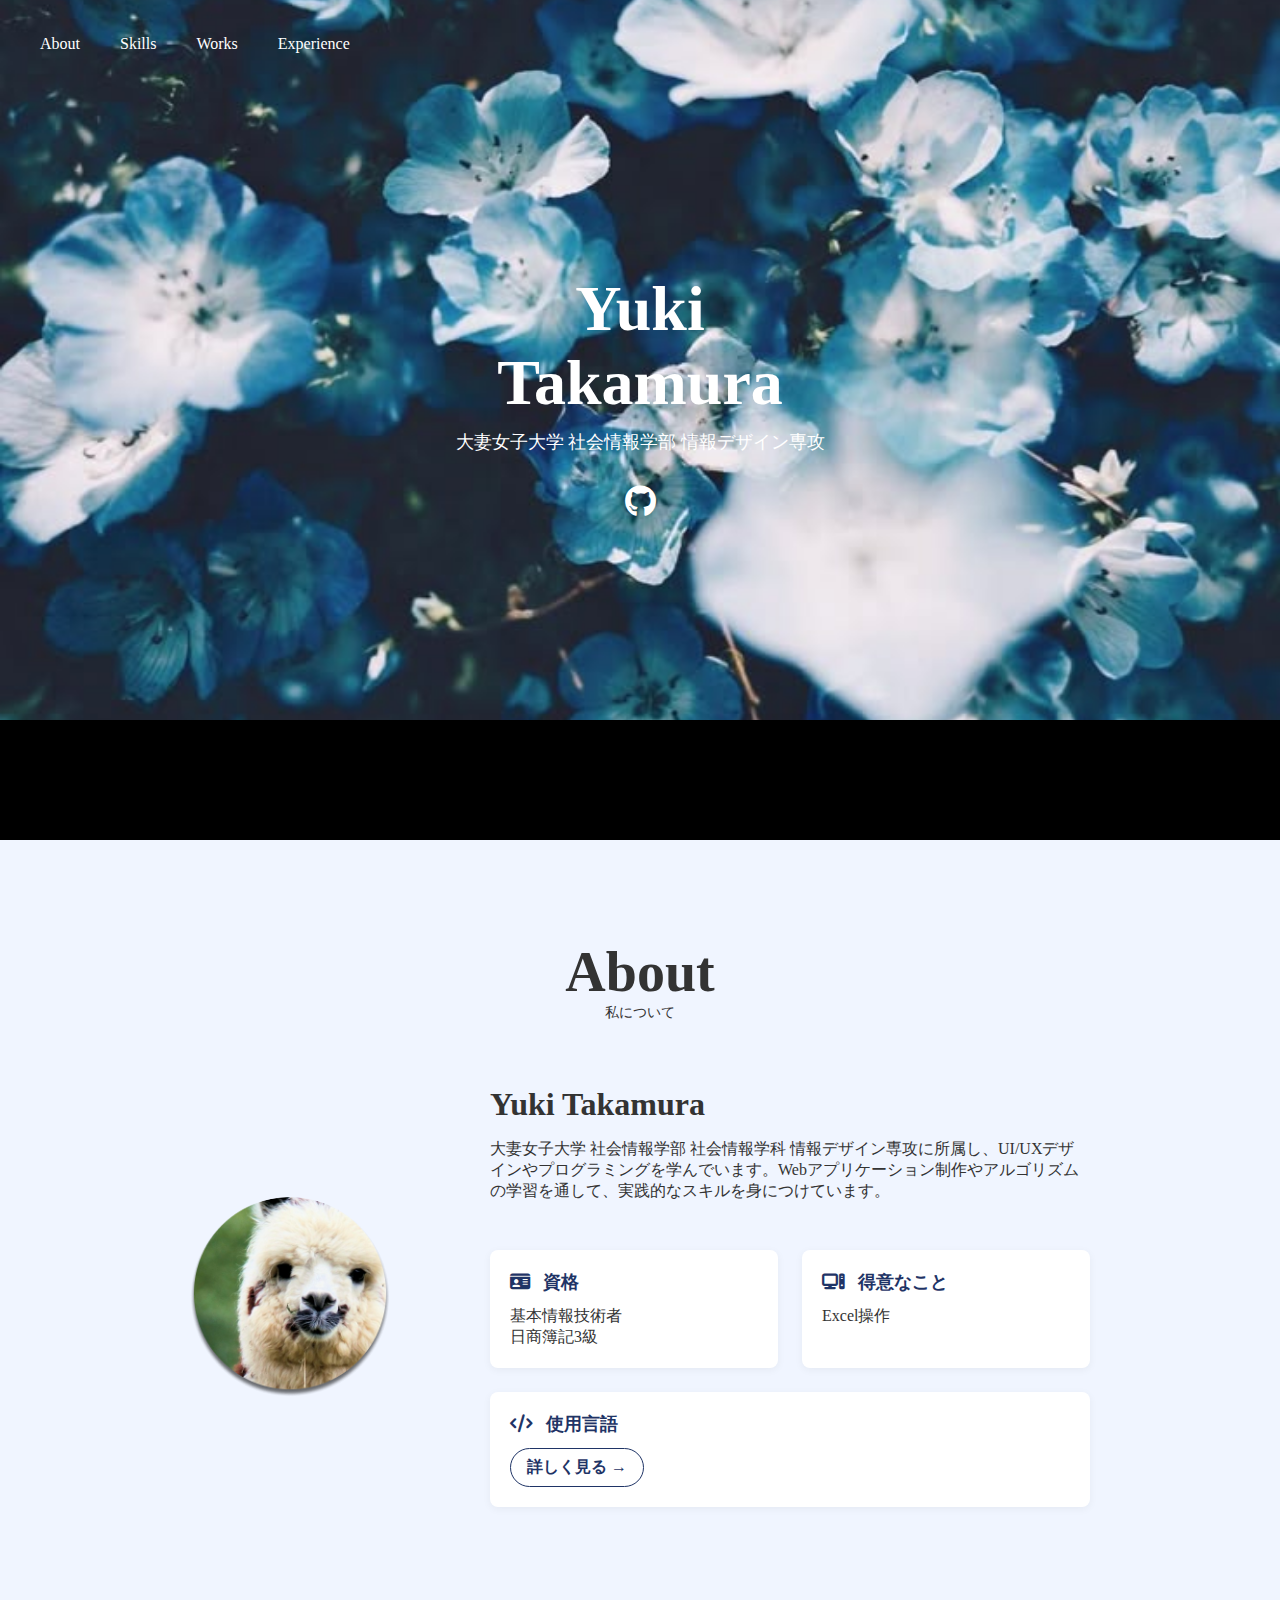
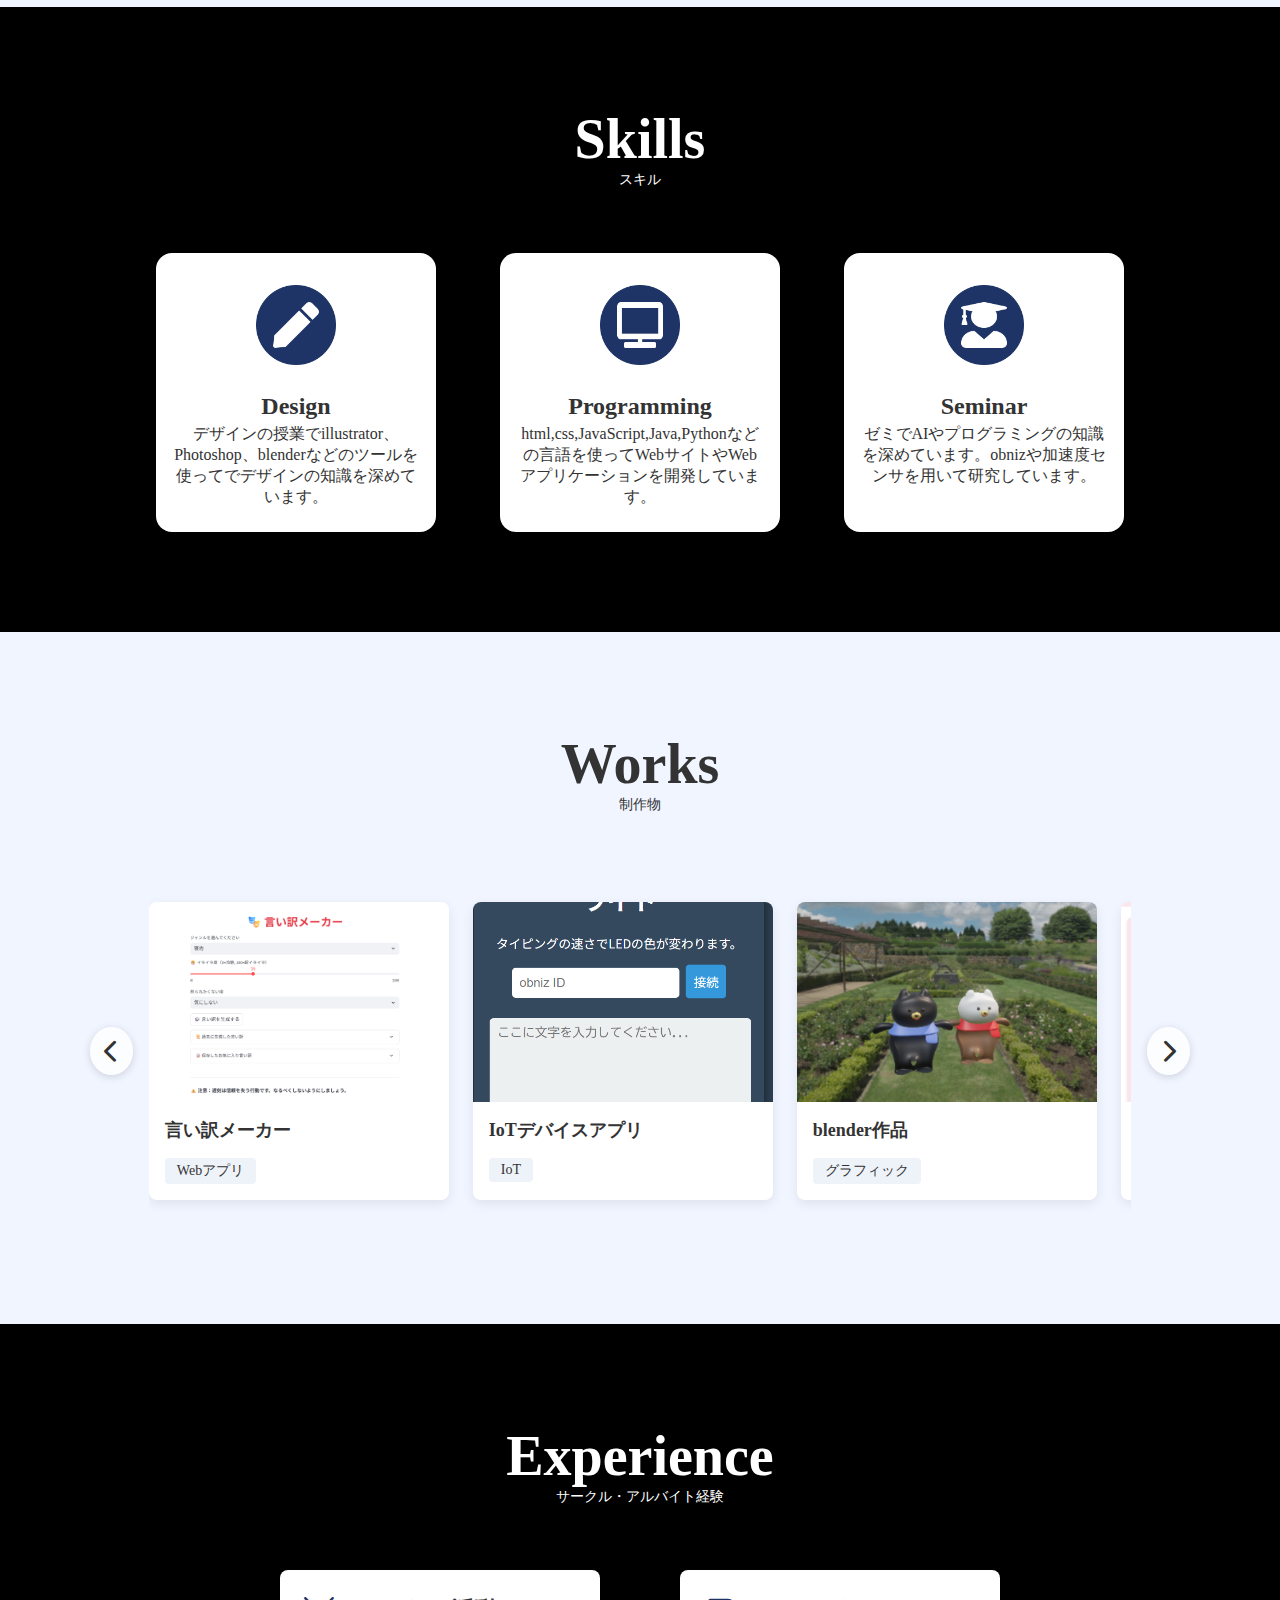
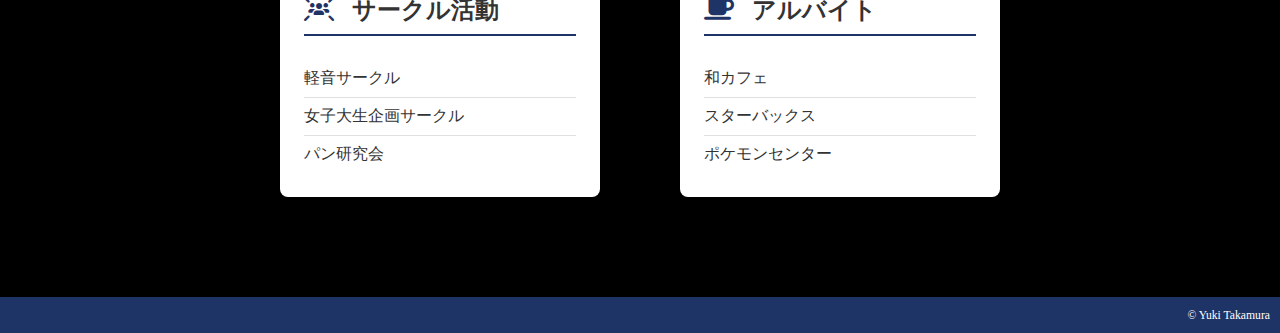
<file: index.html>
<!DOCTYPE html>
<html lang="ja">
  <head>
    <meta charset="UTF-8" />
    <title>Yuki Takamura's Portfolio</title>
    <meta
      name="description"
      content="大妻女子大学 社会情報学部 Yuki Takamuraのポートフォリオサイトです。"
    />
    <meta name="viewport" content="width=device-width, initial-scale=1.0" />
    <link rel="preconnect" href="https://fonts.googleapis.com" />
    <link rel="preconnect" href="https://fonts.gstatic.com" crossorigin />
    <link
      href="https://fonts.googleapis.com/css2?family=Noto+Sans+JP:wght@100..900&display=swap"
      rel="stylesheet"
    />
    <link
      rel="stylesheet"
      href="https://cdnjs.cloudflare.com/ajax/libs/font-awesome/6.5.2/css/all.min.css"
    />
    <link rel="stylesheet" href="./css/global.css" />
    <link rel="stylesheet" href="./css/styles.css" />
  </head>
  <body>
    <div class="page-wrapper">
      <header class="header">
        <div class="header-inner">
          <button class="toggle-menu-button">
            <img src="images/menu.png" alt="メニューボタン" />
          </button>
          <div class="header-site-menu">
            <nav class="site-menu">
              <ul>
                <li><a href="#about">About</a></li>
                <li><a href="#skills">Skills</a></li>
                <li><a href="#works">Works</a></li>
                <li><a href="#experience">Experience</a></li>
              </ul>
            </nav>
          </div>
        </div>
      </header>

      <section id="hero">
        <img class="hero-bg" src="images/hero.jpg.jpg" alt="Hero image" />
        <div class="hero-content">
          <h1>Yuki Takamura</h1>

          <p class="intro">大妻女子大学 社会情報学部 情報デザイン専攻</p>
          <div class="hero-links">
            <a
              href="https://github.com/OWU131323212?tab=repositories"
              target="_blank"
              rel="noopener noreferrer"
              title="GitHub"
            >
              <i class="fa-brands fa-github"></i>
            </a>
          </div>
        </div>
      </section>

      <main class="main" style="padding-top: 120px">
        <section id="about">
          <div class="section-title">
            <h2>About</h2>
            <p>私について</p>
          </div>
          <div class="about-area">
            <div class="my-photo">
              <img
                src="images/about.png"
                width="200"
                height="200"
                alt="顔写真"
              />
            </div>
            <div class="my-profile">
              <h3>Yuki Takamura</h3>
              <p>
                大妻女子大学 社会情報学部 社会情報学科
                情報デザイン専攻に所属し、UI/UXデザインやプログラミングを学んでいます。Webアプリケーション制作やアルゴリズムの学習を通して、実践的なスキルを身につけています。
              </p>
              <div class="my-profile-details">
                <div class="detail-item">
                  <h4><i class="fa-solid fa-id-card"></i> 資格</h4>
                  <ul>
                    <li>基本情報技術者</li>
                    <li>日商簿記3級</li>
                  </ul>
                </div>
                <div class="detail-item">
                  <h4><i class="fa-solid fa-computer"></i> 得意なこと</h4>
                  <ul>
                    <li>Excel操作</li>
                  </ul>
                </div>
                <div class="detail-item hobby-item">
                  <h4><i class="fa-solid fa-code"></i> 使用言語</h4>
                  <a href="hobbies.html" class="cta-link">詳しく見る &rarr;</a>
                </div>
              </div>
            </div>
          </div>
        </section>

        <section id="skills">
          <div class="section-title">
            <h2>Skills</h2>
            <p>スキル</p>
          </div>
          <div class="skills">
            <a href="skill-design.html" class="skill-card">
              <div class="skill">
                <img src="images/design.png" alt="Designのアイコン" />
                <h3>Design</h3>
                <p>
                  デザインの授業でillustrator、Photoshop、blenderなどのツールを使ってでデザインの知識を深めています。
                </p>
              </div>
            </a>
            <a href="skill-programming.html" class="skill-card">
              <div class="skill">
                <img src="images/programming.png" alt="programmingのアイコン" />
                <h3>Programming</h3>
                <p>
                  html,css,JavaScript,Java,Pythonなどの言語を使ってWebサイトやWebアプリケーションを開発しています。
                </p>
              </div>
            </a>
            <a href="skill-seminar.html" class="skill-card">
              <div class="skill">
                <img src="images/seminer.png" alt="seminerのアイコン" />
                <h3>Seminar</h3>
                <p>
                  ゼミでAIやプログラミングの知識を深めています。obnizや加速度センサを用いて研究しています。
                </p>
              </div>
            </a>
          </div>
        </section>

        <section id="works">
          <div class="section-title">
            <h2>Works</h2>
            <p>制作物</p>
          </div>
          <div class="works-scroller-wrapper">
            <button class="arrow-button arrow-left" onclick="scrollWorks(-324)">
              <i class="fa-solid fa-chevron-left"></i>
            </button>
            <div class="works-scroller">
              <div class="works-container">
                <div class="works-card">
                  <img
                    class="work-image"
                    src="images/iiwake.png"
                    alt="Webアプリ"
                  />

                  <h3>言い訳メーカー</h3>
                  <span class="tag">Webアプリ</span>
                </div>
                <div class="works-card">
                  <img
                    class="work-image"
                    src="images/taiping.png"
                    alt="抹茶の画像"
                  />
                  <h3>IoTデバイスアプリ</h3>
                  <span class="tag">IoT</span>
                </div>
                <div class="works-card">
                  <img
                    class="work-image"
                    src="images/blender.png"
                    alt="オムライスの画像"
                  />
                  <h3>blender作品</h3>
                  <span class="tag">グラフィック</span>
                </div>
                <div class="works-card">
                  <img
                    class="work-image"
                    src="images/gurume.png"
                    alt="旅行の画像"
                  />
                  <h3>飲食店マップ</h3>
                  <span class="tag">Webサイト</span>
                </div>
              </div>
            </div>
            <button class="arrow-button arrow-right" onclick="scrollWorks(324)">
              <i class="fa-solid fa-chevron-right"></i>
            </button>
          </div>
        </section>

        <section id="experience">
          <div class="section-title">
            <h2>Experience</h2>
            <p>サークル・アルバイト経験</p>
          </div>
          <div class="experience-container">
            <div class="experience-item">
              <h3><i class="fa-solid fa-users-rays"></i> サークル活動</h3>
              <ul>
                <li>軽音サークル</li>
                <li>女子大生企画サークル</li>
                <li>パン研究会</li>
              </ul>
            </div>
            <div class="experience-item">
              <h3><i class="fa-solid fa-mug-saucer"></i> アルバイト</h3>
              <ul>
                <li>和カフェ</li>
                <li>スターバックス</li>
                <li>ポケモンセンター</li>
              </ul>
            </div>
          </div>
        </section>
      </main>

      <footer class="footer">
        <p class="copyright"><small>&copy; Yuki Takamura</small></p>
      </footer>

      <script src="./js/toggle-menu.js"></script>
    </div>
  </body>
</html>
</file>
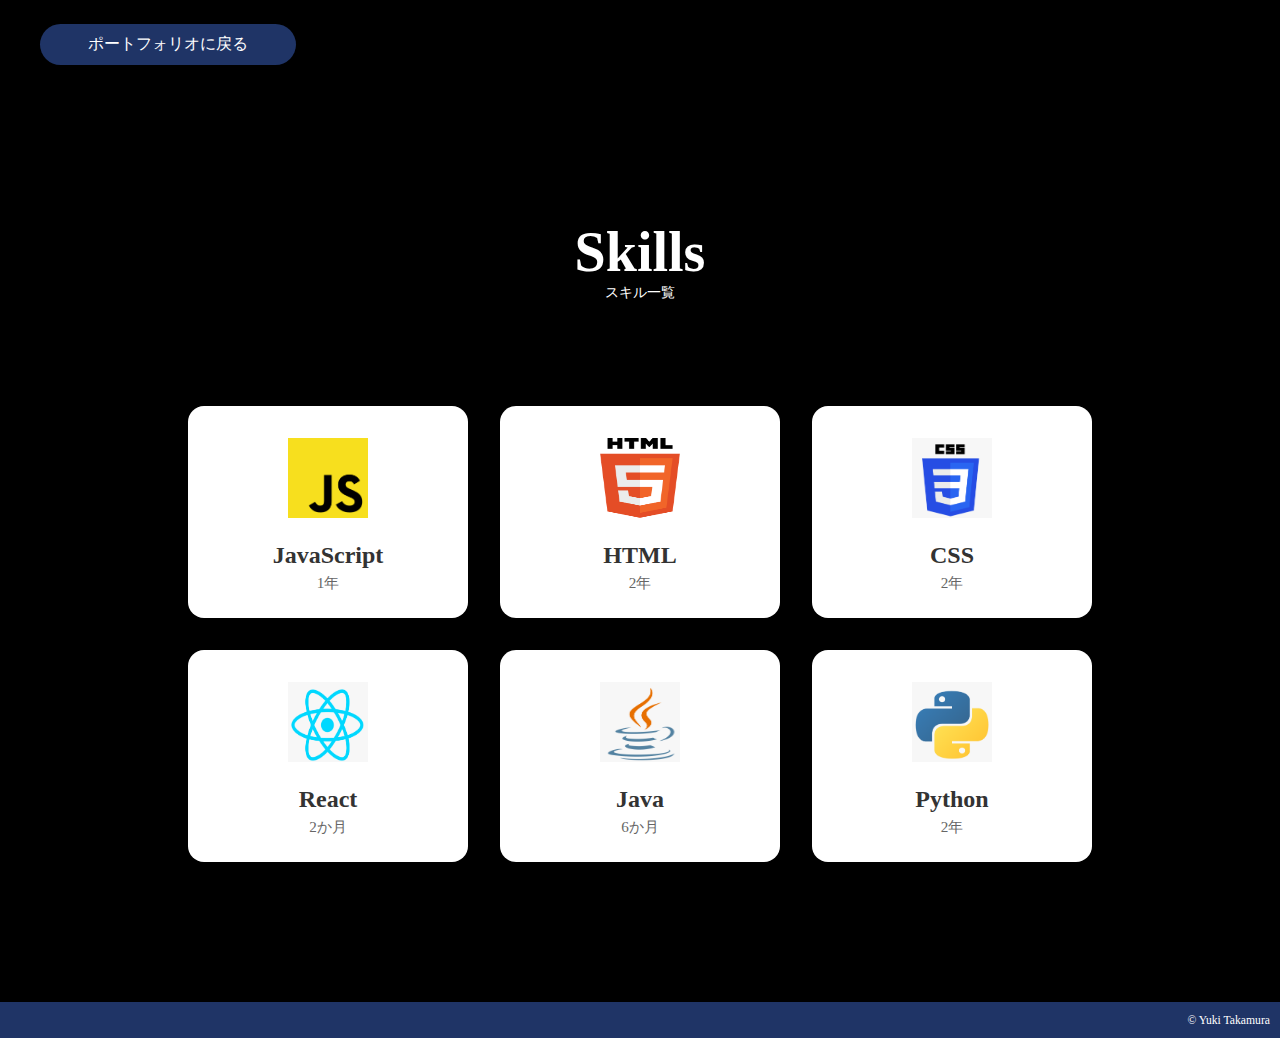
<file: hobbies.html>
<!DOCTYPE html>
<html lang="ja">
  <head>
    <meta charset="UTF-8" />
    <title>My Skills</title>
    <link rel="stylesheet" href="./css/global.css" />
    <link rel="stylesheet" href="./css/styles.css" />
  </head>
  <body>
    <header class="header">
      <div class="header-inner">
        <!-- ロゴ部分を削除 -->
        <nav class="site-menu">
          <a href="./index.html" class="flat-button">ポートフォリオに戻る</a>
        </nav>
      </div>
    </header>

    <main class="main" style="padding-top: 120px">
      <section id="skills">
        <div class="section-title">
          <h2>Skills</h2>
          <p>スキル一覧</p>
        </div>
        <div class="skills-grid">
          <div class="skill-card">
            <img src="images/js.png" alt="JavaScript" />
            <h3>JavaScript</h3>
            <div class="exp">1年</div>
          </div>
          <div class="skill-card">
            <img src="images/html.png" alt="HTML" />
            <h3>HTML</h3>
            <div class="exp">2年</div>
          </div>
          <div class="skill-card">
            <img src="images/css.png" alt="CSS" />
            <h3>CSS</h3>
            <div class="exp">2年</div>
          </div>
          <div class="skill-card">
            <img src="images/react.png" alt="React" />
            <h3>React</h3>
            <div class="exp">2か月</div>
          </div>
          <div class="skill-card">
            <img src="images/Java.png" alt="Java" />
            <h3>Java</h3>
            <div class="exp">6か月</div>
          </div>
          <div class="skill-card">
            <img src="images/Python.png" alt="Python" />
            <h3>Python</h3>
            <div class="exp">2年</div>
          </div>
        </div>
      </section>
    </main>
    <footer class="footer">
      <p class="copyright"><small>&copy; Yuki Takamura</small></p>
    </footer>
  </body>
</html>
</file>
<file: css/global.css>
@charset "UTF-8";

*,
::before,
::after {
  margin: 0;
  padding: 0;
  box-sizing: border-box;
}

:root {
  --green: #296a65;
  --white: #fff;
  --black: #000;
  --gray: #d9d9d9;
  --light-green: #2fac9e;

  --regular-64px: normal normal 400 64px/1.6 "Noto Sans JP", sans-serif;
  --regular-48px: normal normal 400 48px/1.6 "Noto Sans JP", sans-serif;
  --regular-32px: normal normal 400 32px/1.6 "Noto Sans JP", sans-serif;
  --regular-24px: normal normal 400 24px/1.6 "Noto Sans JP", sans-serif;
  --regular-18px: normal normal 400 18px/1.6 "Noto Sans JP", sans-serif;
  --regular-16px: normal normal 400 16px/1.6 "Noto Sans JP", sans-serif;
  --regular-14px: normal normal 400 14px/1.6 "Noto Sans JP", sans-serif;
  --regular-12px: normal normal 400 12px/1.6 "Noto Sans JP", sans-serif;
  --bold-64px: normal normal 700 64px/1.6 "Noto Sans JP", sans-serif;
  --bold-48px: normal normal 700 48px/1.6 "Noto Sans JP", sans-serif;
  --bold-32px: normal normal 700 32px/1.6 "Noto Sans JP", sans-serif;
  --bold-24px: normal normal 700 24px/1.6 "Noto Sans JP", sans-serif;
  --bold-18px: normal normal 700 18px/1.6 "Noto Sans JP", sans-serif;
  --bold-16px: normal normal 700 16px/1.6 "Noto Sans JP", sans-serif;
  --bold-14px: normal normal 700 14px/1.6 "Noto Sans JP", sans-serif;
  --bold-12px: normal normal 700 12px/1.6 "Noto Sans JP", sans-serif;
}

body {
  max-width: 1440px;
  margin: 0 auto;
}

ui,
ol {
  list-style: none;
}

a {
  color: inherit;
  text-decoration: none;
}

img {
  max-width: 100%;
}
</file>
<file: css/styles.css>
@charset "utf-8";

/* =================
基本のスタイル
================= */

body {
  background-color: #fff;
  color: #333;
  background-color: #000; /* ページの余白部分を黒に */
}

.header {
  max-width: 1440px;
  height: 88px;
  display: flex;
  justify-content: space-between;
  align-items: center;
  background-color: transparent;
  padding: 24px 40px;
  position: absolute;
  width: 100%;
  z-index: 10;
}

.header-logo {
  display: block;
  width: 170px;
}

.site-menu {
  display: flex;
  gap: 48px;
  align-items: center;
}

.site-menu ul {
  list-style: none;
  padding: 0;
  margin: 0;
  display: flex;
  gap: 40px;
}

.site-menu a {
  color: #fff;
  text-decoration: none;
}

.toggle-menu-button {
  display: none;
}

.flat-button {
  background-color: #1f3466;
  color: #fff;
  font-family: "Noto Sans JP", sans-serif;
  font-size: 16px;
  padding: 10px 48px;
  border-radius: 50px;
  text-decoration: none;
  display: inline-block;
}

/* ヒーローセクション */
#hero {
  position: relative;
  /* ヘッダーの高さ分だけ下にずらす */
  padding-top: 88px;
  height: 80vh; /* 画面の高さの80%に設定 */
  box-sizing: border-box; /* paddingを含めた高さを100vhにする */
}

.hero-bg {
  position: absolute;
  top: 0;
  left: 0;
  width: 100%;
  height: 100%;
  object-fit: cover;
  z-index: -1;
}

.hero-content {
  position: absolute;
  top: 55%; /* 少し調整 */
  left: 50%;
  transform: translate(-50%, -50%);
  display: flex;
  flex-direction: column;
  justify-content: center;
  align-items: center;
  gap: 10px;
  width: 90%;
  max-width: 420px;
  color: #fff;
  text-align: center;
}

.hero-content h1 {
  font-size: 64px;
  font-weight: bold;
}

.hero-content p {
  font-size: 18px;
}

.hero-links {
  display: flex;
  gap: 24px;
  margin-top: 20px;
}

.hero-links a {
  color: #fff;
  font-size: 32px;
  transition: transform 0.3s;
}

.hero-links a:hover {
  transform: scale(1.2);
}

/* メインコンテンツ */
.main {
  display: flex;
  flex-direction: column;
  align-items: center;
}

/* mainタグ直下のセクションに共通のスタイルを適用 */
.main > section {
  width: 100%;
  padding: 100px 16px;
  display: flex;
  flex-direction: column;
  align-items: center;
  gap: 64px;
}

/* セクションの背景色を交互に設定 */
#about,
#works,
#contact {
  background-color: #f0f5ff; /* 淡い青 */
}

.section-title {
  display: flex;
  flex-direction: column;
  align-items: center;
}

.section-title h2 {
  /* フォントサイズを大きくする */
  font-size: 56px;
  font-weight: bold;
  color: #333;
}

.section-title p {
  font-size: 14px;
  color: #333;
}

/* Aboutセクション */
.about-area {
  display: flex;
  align-items: center;
  gap: 100px;
  max-width: 900px;
  text-align: left;
}

.my-photo {
  border-radius: 50%;
  overflow: hidden;
  width: 200px;
  height: 200px;
  flex-shrink: 0;
}

.my-photo img {
  width: 100%;
  height: 100%;
  object-fit: cover;
}

.my-profile {
  display: flex;
  flex-direction: column;
  width: 100%;
  gap: 16px;
}

.my-profile h3 {
  color: #333;
  font-size: 32px;
}

.my-profile p {
  color: #333;
  font-size: 16px;
}

.my-profile-details {
  margin-top: 32px;
  display: grid;
  grid-template-columns: 1fr 1fr;
  gap: 24px;
}

.detail-item {
  background-color: #fff;
  padding: 20px;
  border-radius: 8px;
  box-shadow: 0 2px 8px rgba(0, 0, 0, 0.05);
  display: flex;
  flex-direction: column;
}

.hobby-item {
  grid-column: 1 / 3;
}

.detail-item h4 {
  font-size: 18px;
  font-weight: bold;
  color: #1f3466;
  margin-bottom: 12px;
}

.detail-item h4 i {
  margin-right: 8px;
}

.detail-item ul {
  list-style-type: none;
  padding-left: 0;
  margin: 0;
}

.detail-item li {
  font-size: 16px;
}

/* Skillsセクション */
.skills {
  display: flex;
  flex-wrap: wrap;
  gap: 64px;
  justify-content: center;
}

.skills-grid {
  display: grid;
  grid-template-columns: repeat(3, 1fr); /* 3列固定 */
  gap: 32px;
  margin: 40px 0;
}

.skill-card {
  display: block;
  width: 280px;
  text-decoration: none;
  color: inherit;
  border-radius: 16px;
  box-shadow: 0 4px 12px rgba(0, 0, 0, 0.08);
  transition: transform 0.3s, box-shadow 0.3s;
  overflow: hidden;
  background-color: #fff;
  background: #fff;
  border-radius: 16px;
  box-shadow: 0 2px 8px rgba(0, 0, 0, 0.08);
  padding: 32px 16px 24px 16px;
  text-align: center;
  display: flex;
  flex-direction: column;
  align-items: center;
}

.skill-card:hover {
  transform: translateY(-8px);
  box-shadow: 0 8px 24px rgba(0, 0, 0, 0.12);
}

.skill-card img {
  width: 80px;
  height: 80px;
  margin-bottom: 16px;
}

.skill-card h3 {
  margin: 8px 0 4px 0;
  font-size: 1.2em;
  font-size: 24px;
  font-weight: bold;
  color: #333;
  margin-top: 8px;
}

.skill-card .stars {
  color: #222;
  margin-bottom: 8px;
  font-size: 1.1em;
}

.skill-card .exp {
  color: #666;
  font-size: 0.95em;
}

/* Worksセクション */
#works {
  overflow: hidden;
}

.works-scroller-wrapper {
  position: relative;
  width: 100%;
  max-width: 1100px;
  display: flex;
  align-items: center;
}

.works-scroller {
  width: 100%;
  overflow-x: auto;
  -webkit-overflow-scrolling: touch;
  /* スクロールバーを非表示にする */
  scrollbar-width: none; /* Firefox */
  -ms-overflow-style: none; /* Internet Explorer 10+ */
}

.works-scroller::-webkit-scrollbar {
  display: none; /* Safari and Chrome */
}

.works-container {
  display: flex;
  flex-wrap: nowrap;
  gap: 24px;
  padding: 24px 0;
  width: max-content;
}

.works-card {
  flex: 0 0 300px;
  display: flex;
  flex-direction: column;
  gap: 16px;
  background-color: #fff;
  border-radius: 8px;
  overflow: hidden;
  box-shadow: 0 4px 12px rgba(0, 0, 0, 0.08);
}

.works-card .work-image {
  width: 100%;
  height: 200px;
  object-fit: cover;
}

.works-card h3 {
  color: #333;
  font-size: 18px;
  font-weight: bold;
  padding: 0 16px;
}

.tag {
  background-color: #eef2f9;
  padding: 4px 12px;
  border-radius: 4px;
  color: #333;
  font-size: 14px;
  margin: 0 16px 16px;
  align-self: flex-start;
}

.arrow-button {
  background-color: rgba(255, 255, 255, 0.8);
  border: none;
  border-radius: 50%;
  width: 48px;
  height: 48px;
  font-size: 24px;
  color: #333;
  cursor: pointer;
  z-index: 10;
  display: flex;
  justify-content: center;
  align-items: center;
  box-shadow: 0 2px 8px rgba(0, 0, 0, 0.15);
  transition: background-color 0.3s, transform 0.3s;
}

.arrow-button:hover {
  background-color: #fff;
  transform: scale(1.1);
}

.arrow-left {
  margin-right: 16px;
}

.arrow-right {
  margin-left: 16px;
}

/* Experienceセクション */
.experience-container {
  display: flex;
  gap: 80px;
  justify-content: center;
  flex-wrap: wrap;
}

.experience-item {
  width: 320px;
  background-color: #fff;
  padding: 24px;
  border-radius: 8px;
}

.experience-item h3 {
  font-size: 24px;
  font-weight: bold;
  color: #333;
  margin-bottom: 24px;
  border-bottom: 2px solid #1f3466;
  padding-bottom: 8px;
}

.experience-item h3 i {
  margin-right: 12px;
  color: #1f3466;
}

.experience-item ul {
  list-style: none;
  padding-left: 0;
  margin: 0;
}

.experience-item li {
  font-size: 16px;
  padding: 8px 0;
  border-bottom: 1px solid #e0e0e0;
}

.experience-item li:last-child {
  border-bottom: none;
}

/* Contactセクション */
.contact-form {
  display: flex;
  flex-direction: column;
  gap: 24px;
  width: 100%;
  max-width: 600px;
}

.form-group {
  display: flex;
  flex-direction: column;
  gap: 8px;
  text-align: left;
}

.contact-form label {
  font-weight: bold;
  font-size: 16px;
}

.contact-form input,
.contact-form textarea {
  width: 100%;
  padding: 12px;
  border: 1px solid #ccc;
  border-radius: 8px;
  font-size: 16px;
  font-family: "Noto Sans JP", sans-serif;
  background-color: #fff;
}

.contact-form input:focus,
.contact-form textarea:focus {
  outline: none;
  border-color: #1f3466;
  box-shadow: 0 0 5px rgba(31, 52, 102, 0.5);
}

.contact-form textarea {
  resize: vertical;
  min-height: 150px;
}

.contact-form .flat-button {
  align-self: center;
  border: none;
  cursor: pointer;
  width: 200px;
  margin-top: 16px;
}

/* フッター */
.footer {
  background-color: #1f3466;
  color: #fff;
  font-size: 14px;
  padding: 10px;
  display: flex;
  justify-content: flex-end;
}

/* =================
スマホ用のスタイル (800px以下)
================= */
@media (max-width: 800px) {
  .header {
    position: fixed;
    background-color: #fff;
    box-shadow: 0 5px 10px 1px rgba(0, 0, 0, 0.1);
  }
  .toggle-menu-button {
    display: block;
    background: none;
    border: none;
    padding: 0;
    cursor: pointer;
  }
  .toggle-menu-button img {
    width: 30px;
    height: 30px;
  }
  .header-site-menu {
    position: fixed;
    top: 88px; /* ヘッダーの高さに合わせる */
    left: 0;
    right: 0;
    background-color: rgba(255, 255, 255, 0.98);
    backdrop-filter: blur(5px);
    padding: 20px;
    display: none;
  }
  .header-site-menu.is-shown {
    display: block;
  }
  .site-menu {
    flex-direction: column;
  }
  .site-menu ul {
    flex-direction: column;
    gap: 32px;
    align-items: center;
    width: 100%;
    margin-bottom: 20px;
  }
  .site-menu ul li {
    font-size: 24px;
  }

  .site-menu a {
    color: #333; /* ハンバーガーメニュー展開時の文字色を黒に */
  }
  /* ↑↑↑ ここを追加/修正 ↑↑↑ */

  .site-menu .flat-button {
    color: #333; /* ここが黒になっています */
    background-color: transparent;
    border: 1px solid #333;
  }

  .section-title h2 {
    font-size: 40px;
  }

  .about-area {
    flex-direction: column;
    gap: 40px;
  }
  .my-profile {
    width: 100%;
    max-width: 340px;
    text-align: center;
  }
  .my-profile-details {
    text-align: left;
    display: flex;
    flex-direction: column;
  }
  .skills {
    flex-direction: column;
    gap: 32px;
    align-items: center;
  }
  .skill-card {
    width: 90%;
    max-width: 320px;
  }

  .works-scroller-wrapper {
    width: 90%;
  }

  .arrow-button {
    display: none; /* スマホでは矢印を非表示にし、スワイプ操作を優先 */
  }

  .works-card {
    flex-basis: 260px;
  }
  .experience-container {
    gap: 40px;
    flex-direction: column;
    align-items: center;
  }
  .experience-item {
    width: 90%;
    max-width: 320px;
  }
  #contact {
    padding: 60px 16px 80px 16px;
  }
}

/*
  【削除】前回追加した以下の指定を削除してください。
  これにより、セクションタイトルが一括で白くなるのを防ぎます。
*/
/*
.section-title h2,
.section-title p {
  color: #fff;
  text-shadow: 1px 1px 3px rgba(0, 0, 0, 0.6);
}
*/ /* ここに「*/
」を追加しました */

/* 【追加・修正】セクションの背景色に合わせてタイトル色を個別に設定 */

/* 背景が水色(#f0f5ff)のセクションのタイトル文字を黒に戻す */
#about .section-title h2,
#about .section-title p,
#works .section-title h2,
#works .section-title p,
#contact .section-title h2,
#contact .section-title p {
  color: #333;
  text-shadow: none; /* 影も削除 */
}

/* 背景が黒(#121212)のセクションのタイトル文字を白に設定 */
#skills .section-title h2,
#skills .section-title p,
#experience .section-title h2,
#experience .section-title p {
  color: #fff;
  text-shadow: none; /* 影も削除 */
}

#about .cta-link {
  display: inline-block;
  text-decoration: none;
  font-weight: bold;
  color: #1f3466;
  padding: 8px 16px;
  border: 1px solid #1f3466;
  border-radius: 50px;
  transition: background-color 0.3s, color 0.3s;
  align-self: flex-start; /* 左寄せにする */
  margin-top: auto; /* 他の要素との間にスペースを確保 */
}

#about .cta-link:hover {
  background-color: #1f3466;
  color: #fff;
}

/* 趣味スライダーのラッパー */
.hobby-scroller-wrapper {
  position: relative;
  width: 100%;
  display: flex;
  align-items: center;
  margin-top: 16px;
}

/* 趣味スライダー本体 */
.hobby-scroller {
  width: 100%;
  overflow-x: auto;
  -webkit-overflow-scrolling: touch;
  scrollbar-width: none;
  -ms-overflow-style: none;
}
.hobby-scroller::-webkit-scrollbar {
  display: none;
}

/* 趣味カード全体のコンテナ */
.hobby-container {
  display: flex;
  flex-wrap: nowrap;
  gap: 24px;
  width: max-content;
}

/* 個々の趣味カード */
.hobby-card {
  flex: 0 0 220px; /* カードの横幅を指定 */
  text-align: center;
}

.hobby-card .hobby-image {
  width: 100%;
  height: 150px;
  object-fit: cover;
  border-radius: 8px;
  margin-bottom: 8px;
}

.hobby-card p {
  font-size: 14px;
  font-weight: bold;
  color: #333;
}

/* 趣味スライダー用の矢印ボタン */
.hobby-arrow {
  /* positionを親要素(.hobby-scroller-wrapper)基準にするため static に */
  position: static;
  flex-shrink: 0; /* 縮まないようにする */
}
</file>
